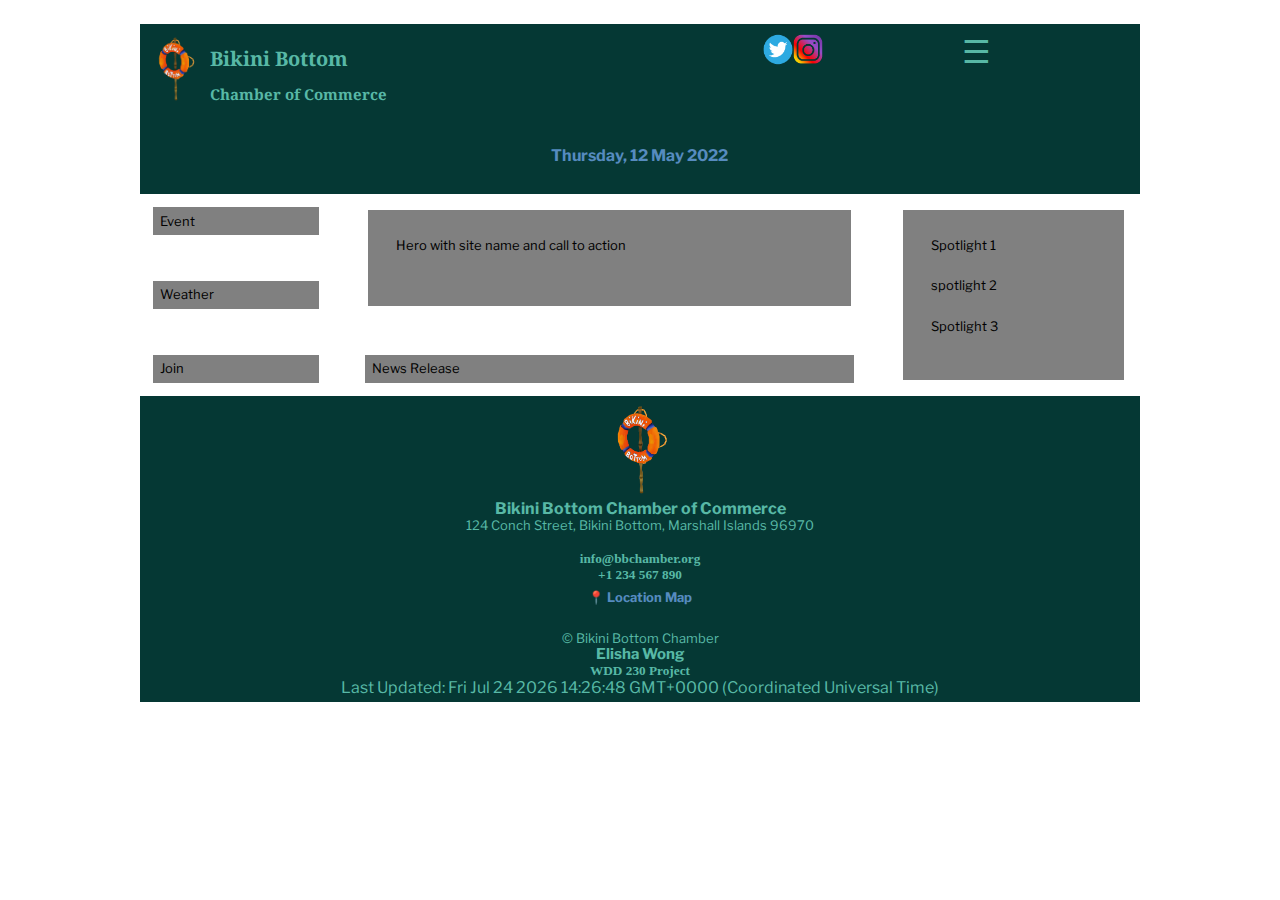
<file: chamber/index.html>
<!DOCTYPE html>
<html lang="en">

<head>
    <meta charset="UTF-8">
    <meta http-equiv="X-UA-Compatible" content="IE=edge">
    <meta name="viewport" content="width=device-width, initial-scale=1.0">
    <title>Bikini Bottom Chamber of Commerce Webpage</title>
    <link rel="preconnect" href="https://fonts.googleapis.com">
    <link rel="preconnect" href="https://fonts.gstatic.com" crossorigin>
    <link
        href="https://fonts.googleapis.com/css2?family=Libre+Franklin:ital,wght@0,200;0,300;0,400;0,500;0,600;0,700;0,800;0,900;1,100;1,200;1,300;1,400;1,500;1,600;1,700;1,800;1,900&family=Noto+Serif:ital,wght@0,400;0,700;1,400&display=swap"
        rel="stylesheet">
    <link rel="stylesheet" href="css/normalize.css">
    <link rel="stylesheet" href="css/base.css">
    <link rel="stylesheet" href="css/medium.css">
    <link rel="stylesheet" href="css/large.css">
    <!--<link rel="stylesheet" href="css/newbase.css">-->
    <link rel="" </head> <body>
    <header>
        <img class="logo" src="images/signsmall.png" alt="Logo picture of Bikini Bottom Chamber of Commerce"
            width="30ref" height="auto">
        <span id="siteheader">
            <h1 class="siteheader">Bikini Bottom</h1>
            <h2 class="siteheader2">Chamber of Commerce</h2>
        </span>
        <br>
        <span id="siteicons">
            <a href="https://twitter.com/">
                <img class="link" src="images/twitter100.png" alt="Icon and link for the twitter page" width="30px"
                    height="auto"></a>
            <br>
            <a href="https://instagram.com/">
                <img class="link" src="images/instagram100.png" alt="Icon and link for the instagram page" width="30px"
                    height="auto"></a>
        </span>
        <br>

        <nav id="sitenavend">
            <button id="hamburgerBtn" onclick="toggleMenu()"><span> &#9776; </span><span> x </span></button>
            <!--is this supposed to be mixed with the menu?-->
            <ul id="primaryNav" class="headeronly navigation">
                <!-- this level is important it controls the display of the menu, must refer to the first child, button?-->
                <li><a class="navigation" href="">Menu</a>
                </li>
                <li><a class="active" href="">Discover</a>
                </li>
                <li><a class="active" href="">Directory</a>
                </li>
                <li><a class="active" href="">Join</a>
                </li>
                <li><a class="active" href="">Contact</a>
                </li>
            </ul>
        </nav>
        <h4 id="headdate" class="dateheader color1">Thursday, 12 May 2022</h4>
        <!--should include a code that will grab the current day for this sight-->

    </header>


    <main>
        <section class="itembox hero column2hero" id="column2">
            <p class="itembox">Hero with site name and call to action</p>
        </section>
        <section class="join row3" id="column1">
            <p class="itembox hidden reveal">Join</p>
        </section>
        <section class="event row1" id="column1">
            <p class="itembox">Event</p>
        </section>
        <section class="weather row2" id="column1">
            <p class="itembox">Weather</p>
        </section>
        <section class="news column2news" id="column2">
            <p class="itembox">News Release</p>
        </section>
        <section class="itembox spotlight column3" id="column3">
            <p class="itembox">Spotlight 1</p>
            <p class="itembox">spotlight 2</p>
            <p class="itembox hidden">Spotlight 3</p>
            <!--need to turn on hidden-->
        </section>
    </main>

    <footer>
        <img src="images/signsmall.png" alt="Logo picture of Bikini Bottom Chamber of Commerce" width="70
        px" height="auto">
        <h4 class="center">Bikini Bottom Chamber of Commerce</h4>
        <p class="center">124 Conch Street, Bikini Bottom, Marshall Islands 96970</p>
        <br>
        <h5>info@bbchamber.org</h5>
        <h5> +1 234 567 890 </h5>


        <nav class="map">
            <ul>
                <li><a class="map" href="https://goo.gl/maps/QX4HJPGSJEKPGCcQ6"> &#128205; Location Map</a>
                </li>
            </ul>
        </nav>

        <br>
        <p>&#169; Bikini Bottom Chamber</p>
        <p class="footername">Elisha Wong</p>
        <h5>WDD 230 Project</h5>
        <span id="lastModified"></span>
        <span id="lastUpdate"></span>
        <script src="js/base.js"></script>
    </footer>

    </body>

</html>
</file>
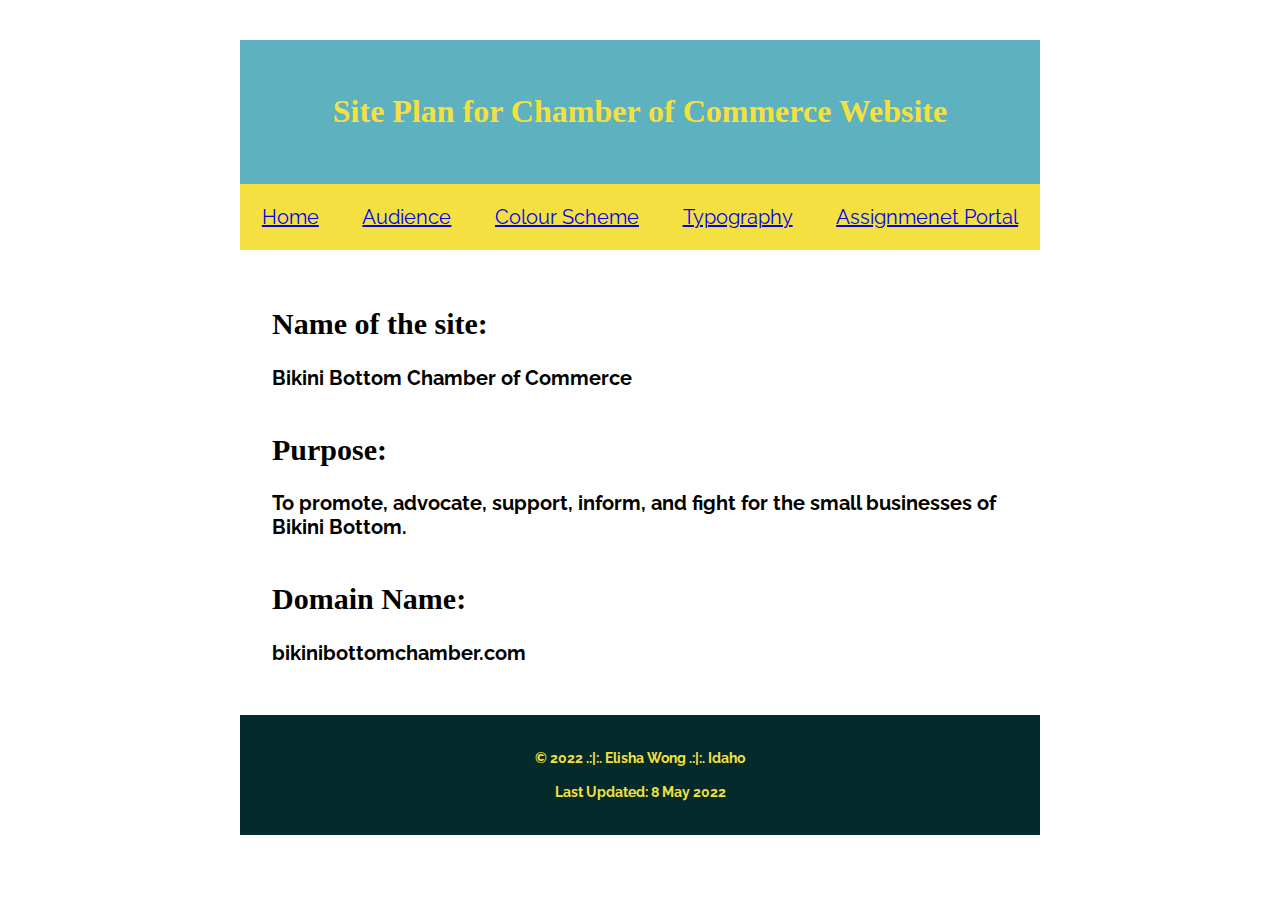
<file: lesson3/index.html>
<!DOCTYPE html>
<html lang="en">
<head>
    <meta charset="UTF-8">
    <meta http-equiv="X-UA-Compatible" content="IE=edge">
    <meta name="viewport" content="width=device-width, initial-scale=1.0">
    <title>Site plan for Chamber of Commerce Website</title>
    <link rel="preconnect" href="https://fonts.googleapis.com">
    <link rel="preconnect" href="https://fonts.gstatic.com" crossorigin>
    <link href="https://fonts.googleapis.com/css2?family=Josefin+Sans:ital,wght@0,100;0,200;0,300;0,400;0,500;0,600;0,700;1,100;1,200;1,300;1,400;1,500;1,600;1,700&family=Libre+Franklin:ital,wght@0,100;0,200;0,300;0,400;0,500;0,600;0,700;0,800;0,900;1,100;1,200;1,300;1,400;1,500;1,600;1,700;1,800;1,900&family=Raleway:ital,wght@0,100;0,200;0,300;0,400;0,500;0,600;0,700;0,800;0,900;1,100;1,200;1,300;1,400;1,500;1,600;1,700;1,800;1,900&display=swap" rel="stylesheet">
    <link rel="stylesheet" href="siteplan.css">
</head>
<body>
    <header>
        <h1 class="center">Site Plan for Chamber of Commerce Website</h1>
    </header>
    <nav> 
        <ul>
            <li>
                <a href="index.html">Home</a>
            </li>
            <li>
                <a href="target-audience.html">Audience</a>
            </li>
            <li>
                <a href="colour-scheme.html">Colour Scheme</a>
            </li>
            <li>
                <a href="typography.html">Typography</a>
            </li>
            <li>
                <a href="./index.html">Assignmenet Portal</a>
            </li>
        </ul>
    </nav>
    <main>
        <h2 class="bold">Name of the site: </h2><h3 class="inline">Bikini Bottom Chamber of Commerce</h3> <br><br>
        <h2 class="bold">Purpose: </h2><h3 class="inline">To promote, advocate, support, inform, and fight for the small businesses of Bikini Bottom.</h3> <br><br>
        <h2 class="bold">Domain Name: </h2><h3 class="inline">bikinibottomchamber.com</h3> <br><br>
    </main>
    <footer>
        <h4>&#169; 2022 .:|:. Elisha Wong .:|:. Idaho</h4>
        <h4>Last Updated: 8 May 2022</h4>
    </footer>
    
</body>
</html>
</file>
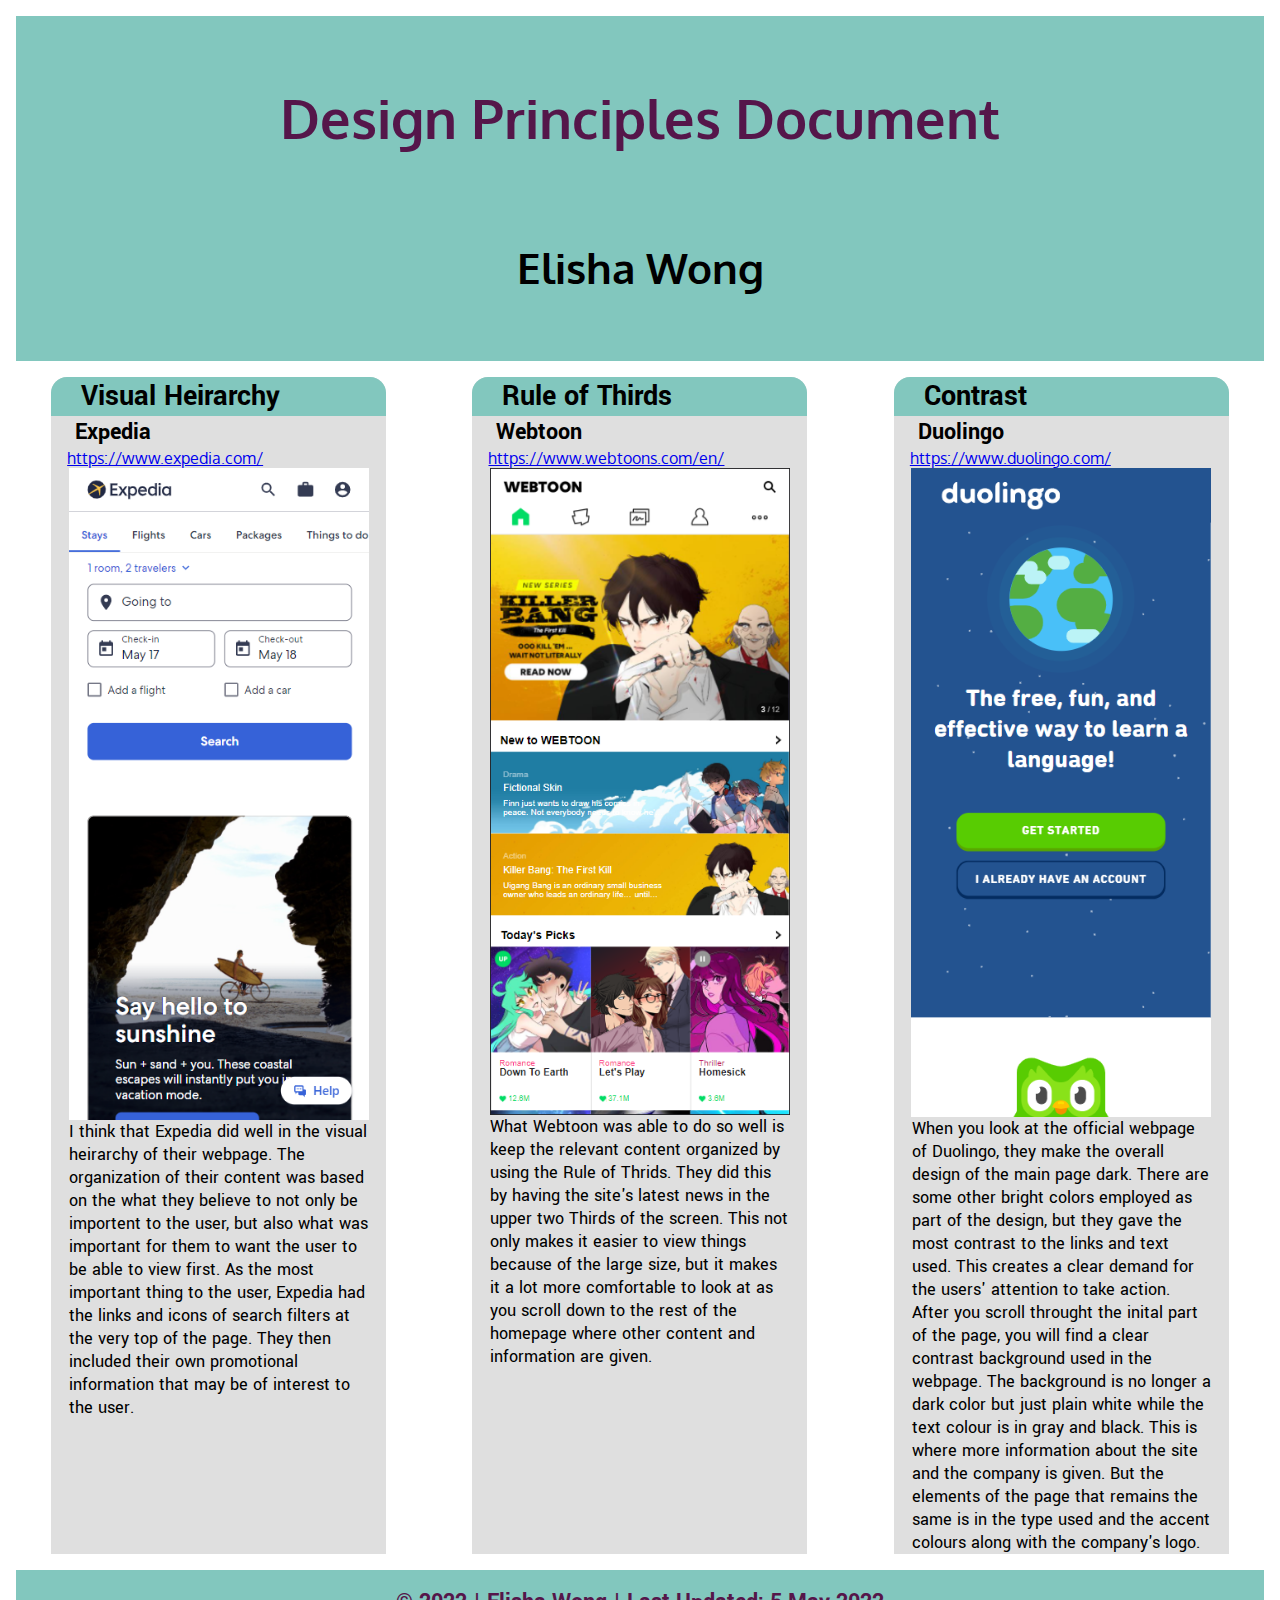
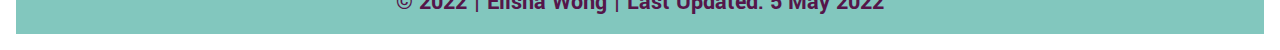
<file: lesson2/designprinciples.html>
<!DOCTYPE html>
<html lang="en">
<head>
    <meta charset="UTF-8">
    <meta http-equiv="X-UA-Compatible" content="IE=edge">
    <meta name="viewport" content="width=device-width, initial-scale=1.0">
    <link rel="preconnect" href="https://fonts.googleapis.com">
    <link rel="preconnect" href="https://fonts.gstatic.com" crossorigin>
    <link href="https://fonts.googleapis.com/css2?family=Oxygen:wght@300;400;700&family=Yantramanav:wght@100;300;400;500;700;900&display=swap" rel="stylesheet">
    <link rel="stylesheet" href="designprinciples.css"> <!-- media="(min-width: 750px) and (min-width: 1020px)"-->
    <!--<link rel="stylesheet" href="../css/designprinciplesmin.css">-->
    <title>Design Principles Document</title>
</head>
<body>
    <header>
        <h1>Design Principles Document</h1>
        <br>
        <h2>Elisha Wong</h2>
    </header>
    <main>
        <section>
            <h3 id="subheading">Visual Heirarchy </h3>
            <h4>Expedia</h4>
            <a href="https://www.expedia.com/">https://www.expedia.com/</a>
            <br>
            <img src="mobileExpedia.png" alt="A screenshot of the Expedia webpage" width="300" height="auto">
            <p>
                I think that Expedia did well in the visual heirarchy of their webpage. The organization of their content was based on the what
                they believe to not only be importent to the user, but also what was important for them to want the user to be able to view first.
                As the most important thing to the user, Expedia had the links and icons of search filters at the very top of the page. 
                They then included their own promotional information that may be of interest to the user.
            </p>
        </section>
        <section>
            <h3>Rule of Thirds</h3>
            <h4>Webtoon</h4>
            <a href="https://www.webtoons.com/en/">https://www.webtoons.com/en/</a>
            <br>
            <img src="mobileWebtoon.png" alt="A screenshot of the Webtoon webpage" width="300" height="auto">
            <p>
                What Webtoon was able to do so well is keep the relevant content organized by using the Rule of Thrids. 
                They did this by having the site's latest news in the upper two Thirds of the screen. This not only makes it easier to view things because of the large size, 
                but it makes it a lot more comfortable to look at as you scroll down to the rest of the homepage where other content and information are given.
            </p>
        </section>
        <section class="fitbottom">
            <h3>Contrast</h3>
            <h4>Duolingo</h4>
            <a href="https://www.duolingo.com/">https://www.duolingo.com/</a>
            <br>
            <img src="mobileDuolingo.png" alt="A screenshot of the Duolingo webpage" width="300" height="auto">
            <p>
                When you look at the official webpage of Duolingo, they make the overall design of the main page dark. There are some other bright colors employed as part of the design, 
                but they gave the most contrast to the links and text used. This creates a clear demand for the users' attention to take action. 
                After you scroll throught the inital part of the page, you will find a clear contrast background used in the webpage. 
                The background is no longer a dark color but just plain white while the text colour is in gray and black. This is where more information about the 
                site and the company is given. But the elements of the page that remains the same is in the type used and the accent colours along with the company's logo. 
            </p>
        </section>
    </main>
    <footer>
        <h4>&#169; 2022 | Elisha Wong | Last Updated: 5 May 2022</h4>
        <!--<span id="lastUpdate"></span>
        <script src="/js/date.js"></script>-->
    </footer>
</body>
</html>
</file>
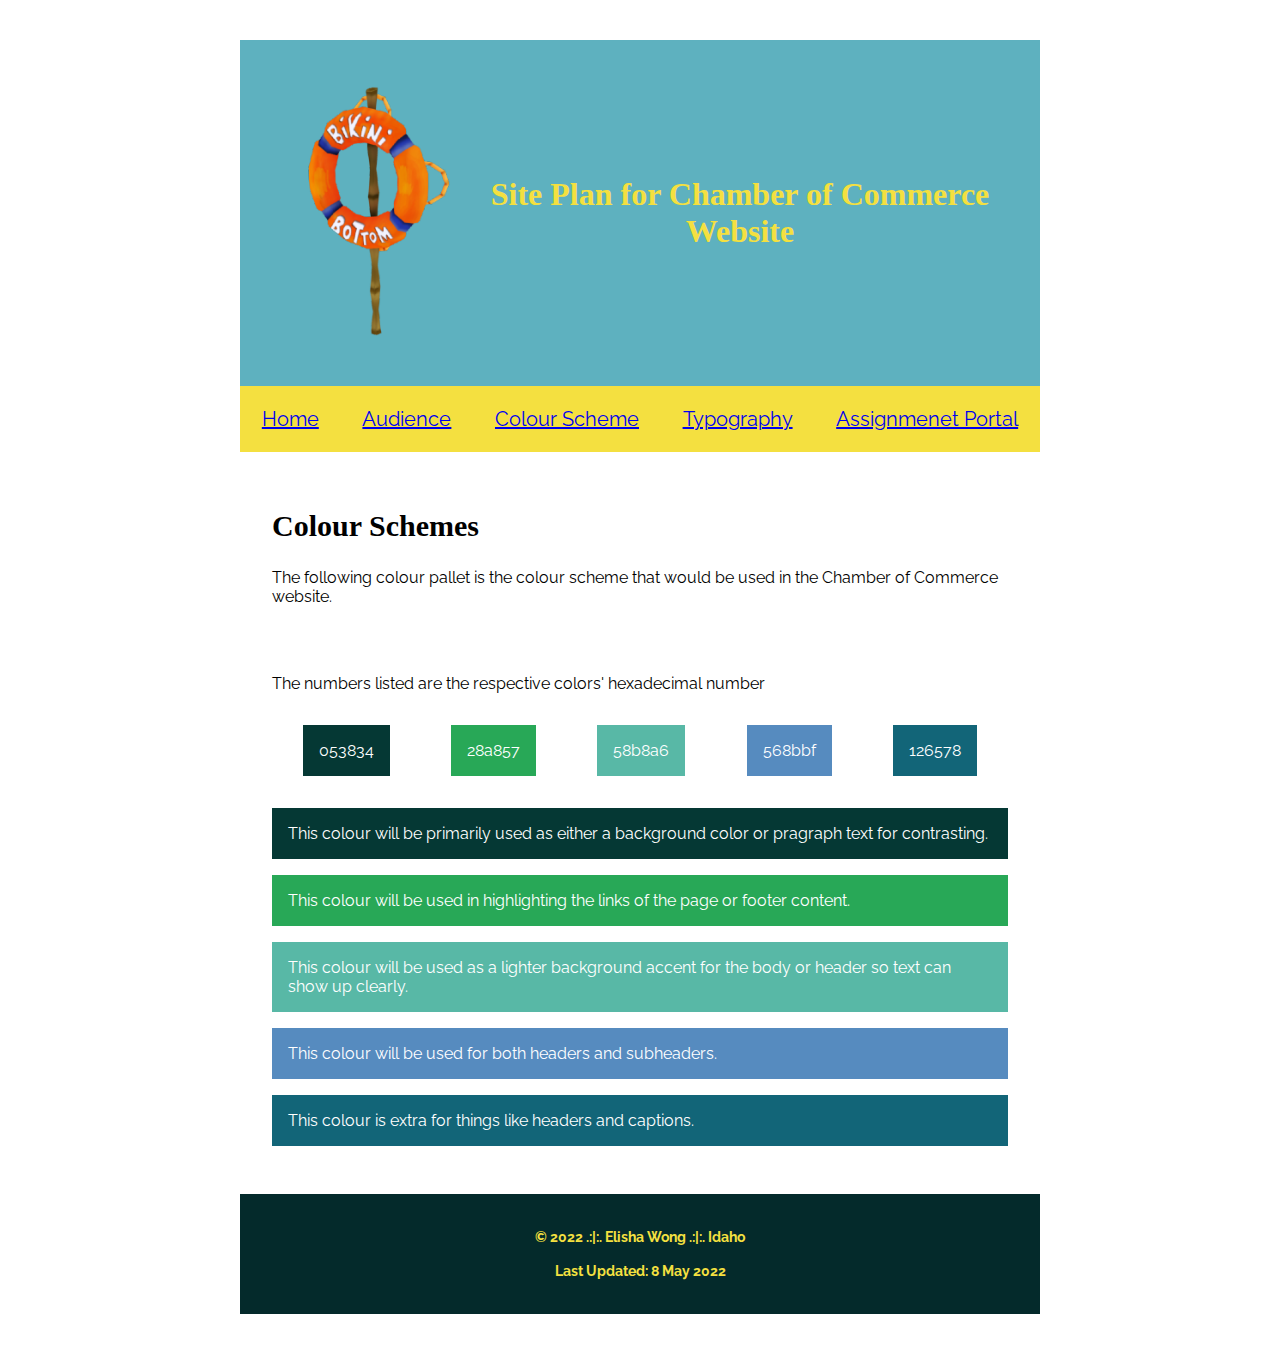
<file: lesson3/colour-scheme.html>
<!DOCTYPE html>
<html lang="en">

<head>
    <meta charset="UTF-8">
    <meta http-equiv="X-UA-Compatible" content="IE=edge">
    <meta name="viewport" content="width=device-width, initial-scale=1.0">
    <title>Site plan for Chamber of Commerce Website</title>
    <link rel="preconnect" href="https://fonts.googleapis.com">
    <link rel="preconnect" href="https://fonts.gstatic.com" crossorigin>
    <link
        href="https://fonts.googleapis.com/css2?family=Josefin+Sans:ital,wght@0,100;0,200;0,300;0,400;0,500;0,600;0,700;1,100;1,200;1,300;1,400;1,500;1,600;1,700&family=Raleway:ital,wght@0,100;0,200;0,300;0,400;0,500;0,600;0,700;0,800;0,900;1,100;1,200;1,300;1,400;1,500;1,600;1,700;1,800;1,900&display=swap"
        rel="stylesheet">
    <link rel="preconnect" href="https://fonts.googleapis.com">
    <link rel="stylesheet" href="colour.css">
</head>

<body>
    <header class="headstraight">
        <img src="signsmall.png" alt="logo for the Bikini Bottom Chamber of Commerce" width="200px" height="auto">
        <h1 class="center name">Site Plan for Chamber of Commerce Website</h1>
    </header>
    <nav>
        <ul>
            <li>
                </h4><a href="index03.html">Home</a>
            </li>
            <li>
                </h4><a href="target-audience.html">Audience</a>
            </li>
            <li>
                </h4><a href="colour-scheme.html">Colour Scheme</a>
            </li>
            <li>
                </h4><a href="typography.html">Typography</a>
            </li>
            <li>
                </h4><a href="../index.html">Assignmenet Portal</a>
            </li>
        </ul>
    </nav>
    <main>
        <h2>Colour Schemes</h2>
        <p>The following colour pallet is the colour scheme that would be used in the Chamber of Commerce website.</p>
        <br><br>
        <p>The numbers listed are the respective colors' hexadecimal number</p>
        <span class="colorblock">
            <p class="one">053834</p>
            <p class="two">28a857</p>
            <p class="three">58b8a6</p>
            <p class="four">568bbf</p>
            <p class="five">126578</p>
        </span>
        <span id="uses">
            <p class="one">This colour will be primarily used as either a background color or pragraph text for
                contrasting.</p>
            <p class="two">This colour will be used in highlighting the links of the page or footer content.</p>
            <p class="three">This colour will be used as a lighter background accent for the body or header so text can
                show up clearly.</p>
            <p class="four">This colour will be used for both headers and subheaders.</p>
            <p class="five">This colour is extra for things like headers and captions.</p>
        </span>
    </main>
    <footer>
        <h4>&#169; 2022 .:|:. Elisha Wong .:|:. Idaho</h4>
        <h4>Last Updated: 8 May 2022</h4>
    </footer>

</body>

</html>
</file>
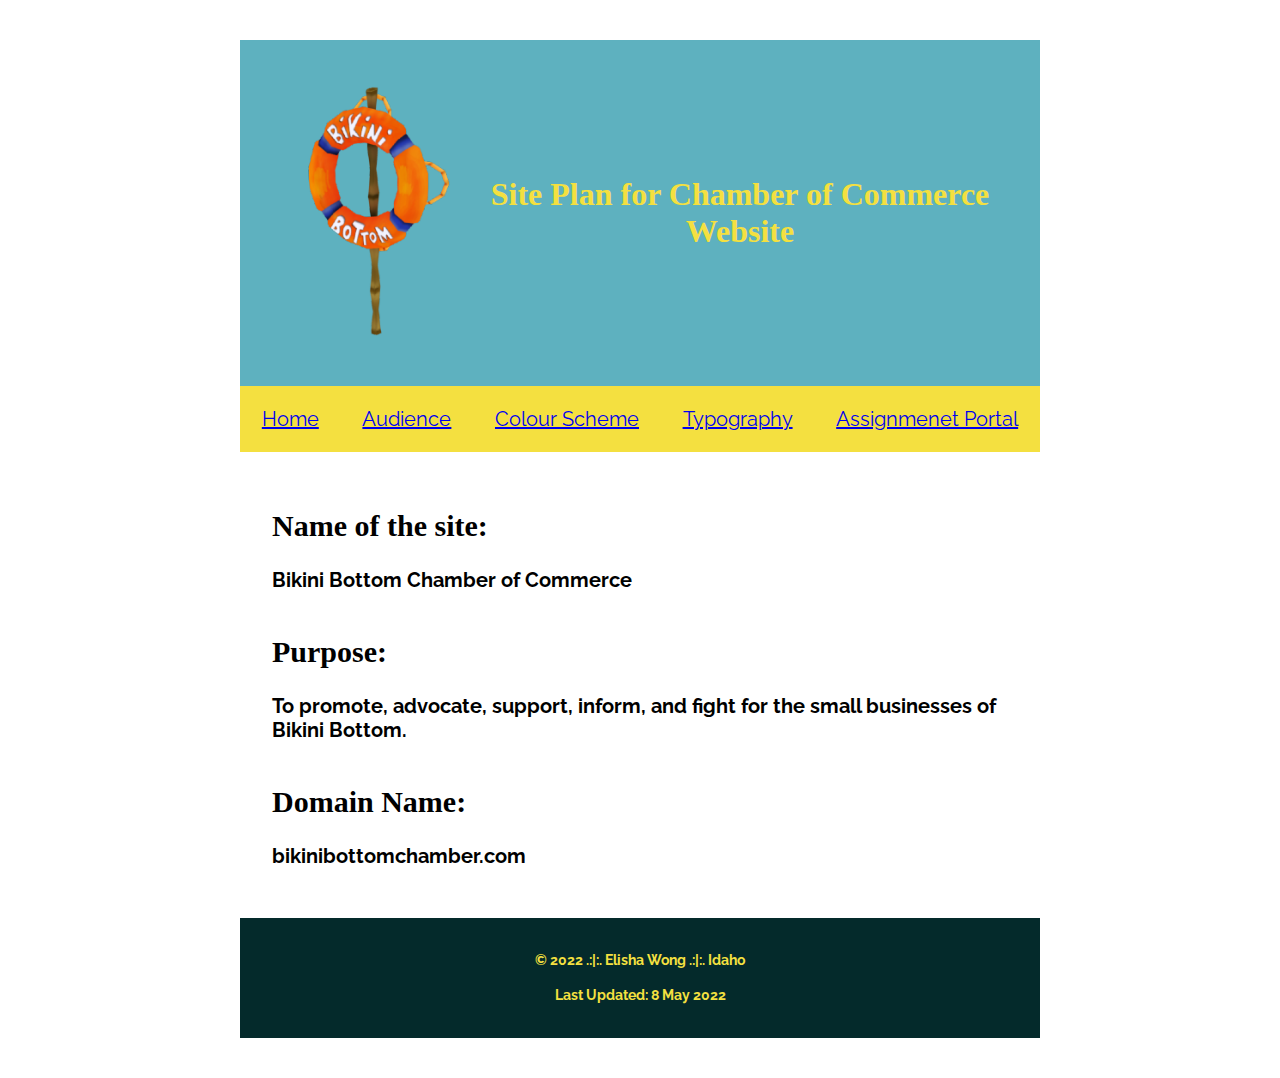
<file: lesson3/index03.html>
<!DOCTYPE html>
<html lang="en">

<head>
    <meta charset="UTF-8">
    <meta http-equiv="X-UA-Compatible" content="IE=edge">
    <meta name="viewport" content="width=device-width, initial-scale=1.0">
    <title>Site plan for Chamber of Commerce Website</title>
    <link rel="preconnect" href="https://fonts.googleapis.com">
    <link rel="preconnect" href="https://fonts.gstatic.com" crossorigin>
    <link
        href="https://fonts.googleapis.com/css2?family=Josefin+Sans:ital,wght@0,100;0,200;0,300;0,400;0,500;0,600;0,700;1,100;1,200;1,300;1,400;1,500;1,600;1,700&family=Raleway:ital,wght@0,100;0,200;0,300;0,400;0,500;0,600;0,700;0,800;0,900;1,100;1,200;1,300;1,400;1,500;1,600;1,700;1,800;1,900&display=swap"
        rel="stylesheet">
    <link rel="preconnect" href="https://fonts.googleapis.com">
    <link rel="stylesheet" href="siteplan.css">
</head>

<body>
    <header class="headstraight">
        <img src="signsmall.png" alt="logo for the Bikini Bottom Chamber of Commerce" width="200px" height="auto">
        <h1 class="center name">Site Plan for Chamber of Commerce Website</h1>
    </header>
    <nav>
        <ul>
            <li>
                <a href="index03.html">Home</a>
            </li>
            <li>
                <a href="target-audience.html">Audience</a>
            </li>
            <li>
                <a href="colour-scheme.html">Colour Scheme</a>
            </li>
            <li>
                <a href="typography.html">Typography</a>
            </li>
            <li>
                <a href="../index.html">Assignmenet Portal</a>
            </li>
        </ul>
    </nav>
    <main>
        <h2 class="bold">Name of the site: </h2>
        <h3 class="inline">Bikini Bottom Chamber of Commerce</h3> <br><br>
        <h2 class="bold">Purpose: </h2>
        <h3 class="inline">To promote, advocate, support, inform, and fight for the small businesses of Bikini Bottom.
        </h3> <br><br>
        <h2 class="bold">Domain Name: </h2>
        <h3 class="inline">bikinibottomchamber.com</h3> <br><br>
    </main>
    <footer>
        <h4>&#169; 2022 .:|:. Elisha Wong .:|:. Idaho</h4>
        <h4>Last Updated: 8 May 2022</h4>
    </footer>

</body>

</html>
</file>
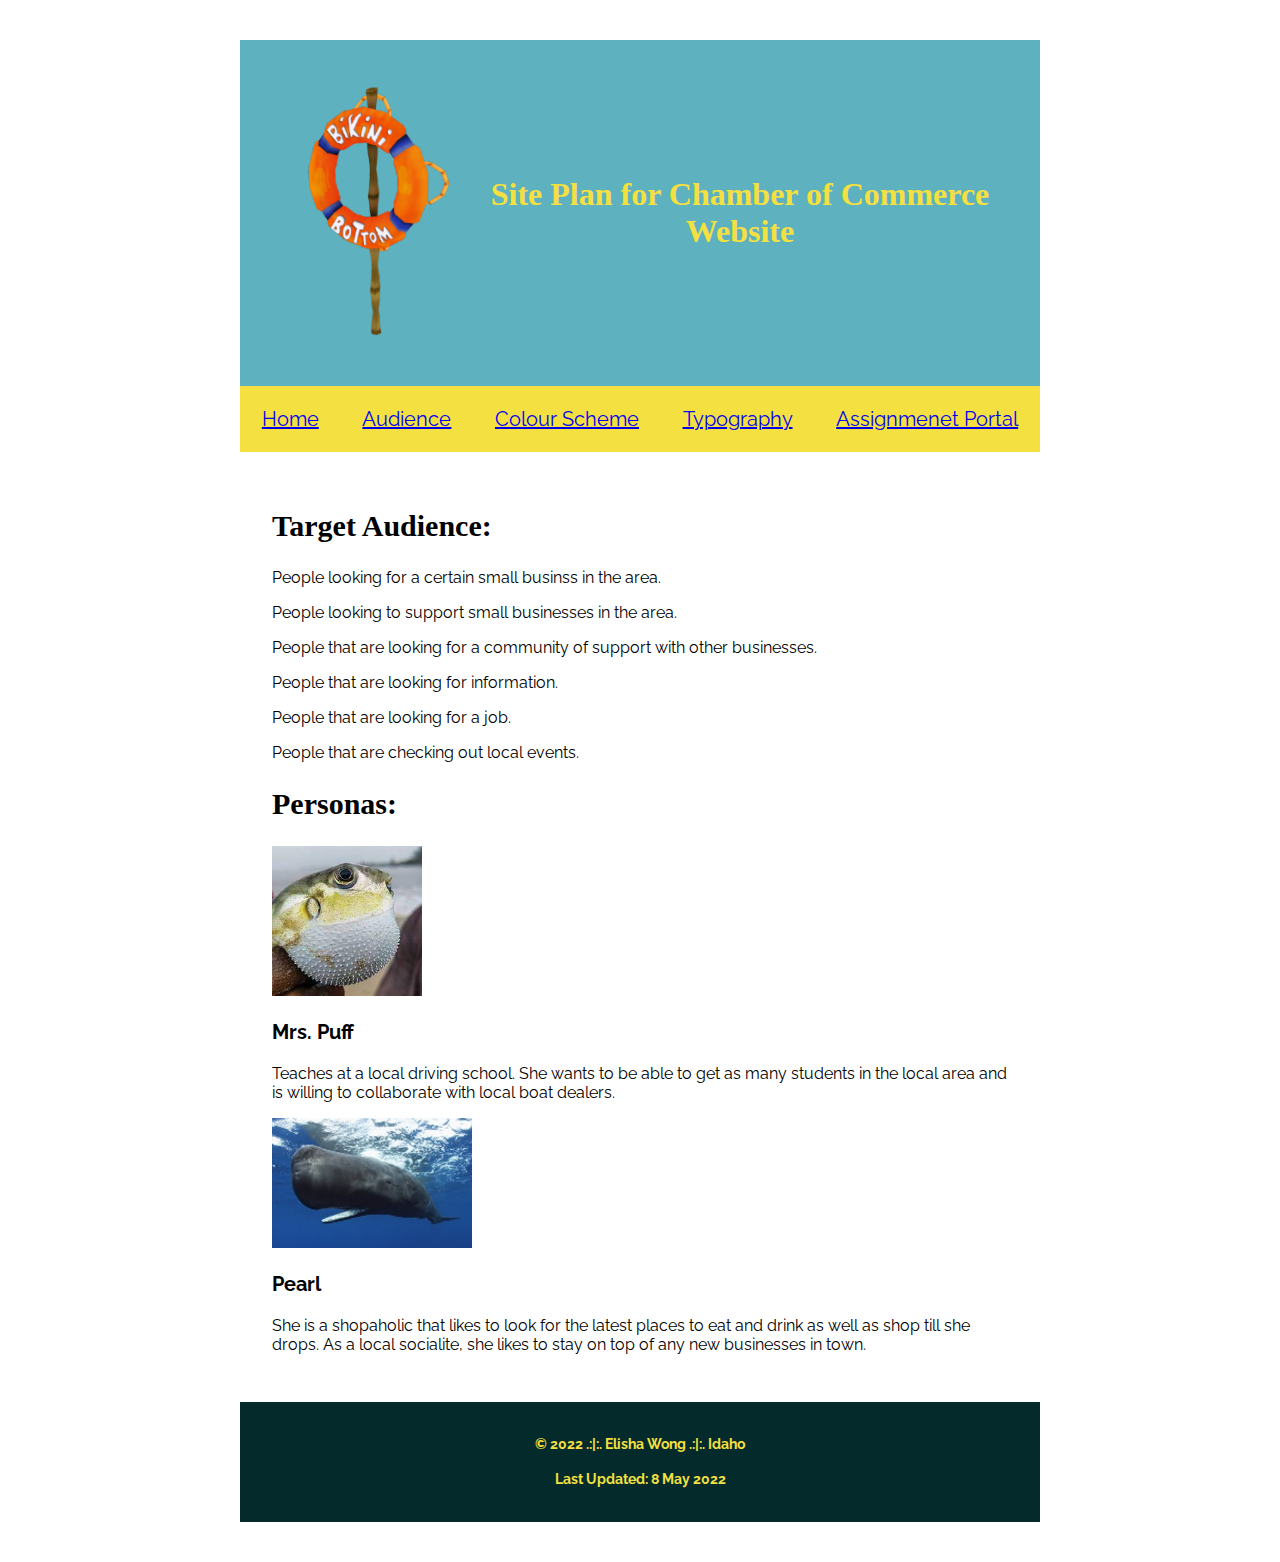
<file: lesson3/target-audience.html>
<!DOCTYPE html>
<html lang="en">

<head>
    <meta charset="UTF-8">
    <meta http-equiv="X-UA-Compatible" content="IE=edge">
    <meta name="viewport" content="width=device-width, initial-scale=1.0">
    <title>Target Audience for Chamber of Commerce Site Plan</title>
    <link rel="preconnect" href="https://fonts.googleapis.com">
    <link rel="preconnect" href="https://fonts.gstatic.com" crossorigin>
    <link
        href="https://fonts.googleapis.com/css2?family=Josefin+Sans:ital,wght@0,100;0,200;0,300;0,400;0,500;0,600;0,700;1,100;1,200;1,300;1,400;1,500;1,600;1,700&family=Raleway:ital,wght@0,100;0,200;0,300;0,400;0,500;0,600;0,700;0,800;0,900;1,100;1,200;1,300;1,400;1,500;1,600;1,700;1,800;1,900&display=swap"
        rel="stylesheet">
    <link rel="preconnect" href="https://fonts.googleapis.com">
    <link rel="stylesheet" href="target.css">
</head>

<body>
    <header class="headstraight">
        <img src="signsmall.png" alt="logo for the Bikini Bottom Chamber of Commerce" width="200px" height="auto">
        <h1 class="center name">Site Plan for Chamber of Commerce Website</h1>
    </header>
    <nav>
        <ul>
            <li>
                </h4><a href="index03.html">Home</a>
            </li>
            <li>
                </h4><a href="target-audience.html">Audience</a>
            </li>
            <li>
                </h4><a href="colour-scheme.html">Colour Scheme</a>
            </li>
            <li>
                </h4><a href="typography.html">Typography</a>
            </li>
            <li>
                </h4><a href="../index.html">Assignmenet Portal</a>
            </li>
        </ul>
    </nav>
    <main>
        <h2>Target Audience:</h2>
        <p>People looking for a certain small businss in the area. </p>
        <p>People looking to support small businesses in the area.</p>
        <p>People that are looking for a community of support with other businesses.</p>
        <p>People that are looking for information.</p>
        <p>People that are looking for a job. </p>
        <p>People that are checking out local events.</p>
        <h2>Personas: </h2>
        <img src="puffer fish.jpg" alt="Picture of a puffer fish" width="150px">
        <h3>Mrs. Puff</h3>
        <p>Teaches at a local driving school. She wants to be able to get as many students in the local area and is
            willing to collaborate with local boat dealers.</p>
        <img src="pearl.jpg" alt="Picture of a sperm whale" width="200px">
        <h3>Pearl</h3>
        <p>She is a shopaholic that likes to look for the latest places to eat and drink as well as shop till she drops.
            As a local socialite, she likes to stay on top of any new businesses in town.</p>
    </main>
    <footer>
        <h4>&#169; 2022 .:|:. Elisha Wong .:|:. Idaho</h4>
        <h4>Last Updated: 8 May 2022</h4>
    </footer>
</body>

</html>
</file>
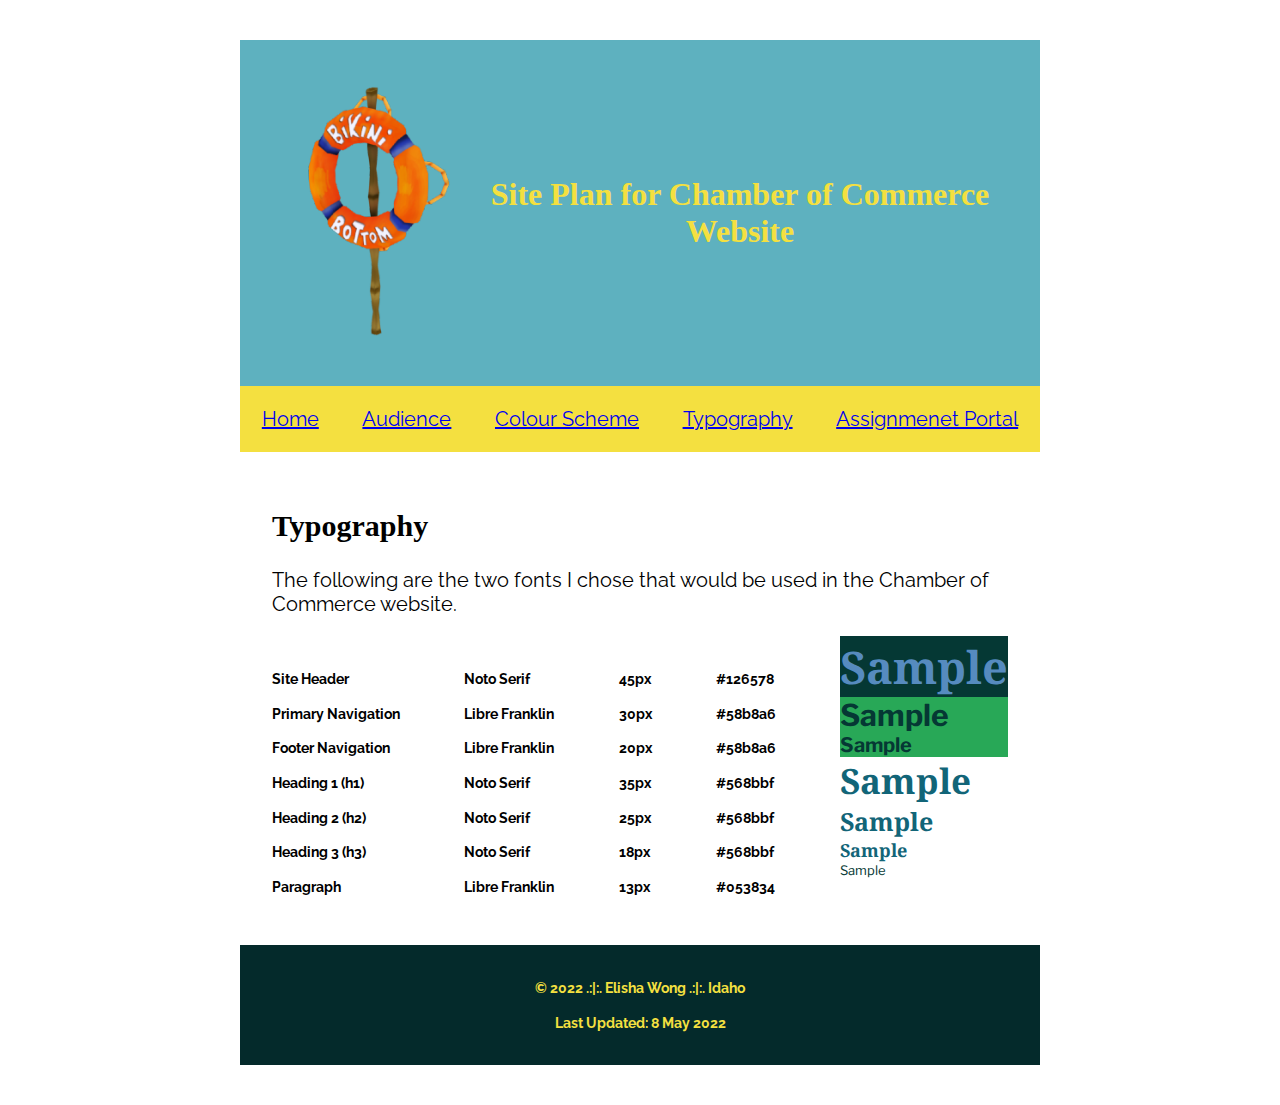
<file: lesson3/typography.html>
<!DOCTYPE html>
<html lang="en">

<head>
    <meta charset="UTF-8">
    <meta http-equiv="X-UA-Compatible" content="IE=edge">
    <meta name="viewport" content="width=device-width, initial-scale=1.0">
    <title>Site plan for Chamber of Commerce Website</title>
    <link rel="preconnect" href="https://fonts.googleapis.com">
    <link rel="preconnect" href="https://fonts.gstatic.com" crossorigin>
    <link
        href="https://fonts.googleapis.com/css2?family=Josefin+Sans:ital,wght@0,100;0,200;0,300;0,400;0,500;0,600;0,700;1,100;1,200;1,300;1,400;1,500;1,600;1,700&family=Raleway:ital,wght@0,100;0,200;0,300;0,400;0,500;0,600;0,700;0,800;0,900;1,100;1,200;1,300;1,400;1,500;1,600;1,700;1,800;1,900&display=swap"
        rel="stylesheet">
    <link rel="preconnect" href="https://fonts.googleapis.com">
    <link rel="preconnect" href="https://fonts.gstatic.com" crossorigin>
    <link
        href="https://fonts.googleapis.com/css2?family=Libre+Franklin:ital,wght@0,200;0,300;0,400;0,500;0,600;0,700;0,800;0,900;1,100;1,200;1,300;1,400;1,500;1,600;1,700;1,800;1,900&family=Noto+Serif:ital,wght@0,400;0,700;1,400&display=swap"
        rel="stylesheet">
    <link rel="stylesheet" href="type.css">
</head>

<body>
    <header class="headstraight">
        <img src="signsmall.png" alt="logo for the Bikini Bottom Chamber of Commerce" width="200px" height="auto">
        <h1 class="center name">Site Plan for Chamber of Commerce Website</h1>
    </header>
    <nav>
        <ul>
            <li>
                </h4><a href="index03.html">Home</a>
            </li>
            <li>
                </h4><a href="target-audience.html">Audience</a>
            </li>
            <li>
                </h4><a href="colour-scheme.html">Colour Scheme</a>
            </li>
            <li>
                </h4><a href="typography.html">Typography</a>
            </li>
            <li>
                </h4><a href="../index.html">Assignmenet Portal</a>
            </li>
        </ul>
    </nav>
    <main>
        <h2>Typography</h2>
        <p>The following are the two fonts I chose that would be used in the Chamber of Commerce website.</p>
        <span class="grid">
            <span class="bodytext">
                <h4>Site Header</h4>
                <h4>Primary Navigation</h4>
                <h4>Footer Navigation</h4>
                <h4>Heading 1 (h1)</h4>
                <h4>Heading 2 (h2)</h4>
                <h4>Heading 3 (h3)</h4>
                <h4>Paragraph</h4>
            </span>
            <span class="fonts">
                <h4>Noto Serif</h4>
                <h4>Libre Franklin</h4>
                <h4>Libre Franklin</h4>
                <h4>Noto Serif</h4>
                <h4>Noto Serif</h4>
                <h4>Noto Serif</h4>
                <h4>Libre Franklin</h4>

            </span>

            <span class="size">
                <h4>45px</h4>
                <h4>30px</h4>
                <h4>20px</h4>
                <h4>35px</h4>
                <h4>25px</h4>
                <h4>18px</h4>
                <h4>13px</h4>
            </span>

            <span class="colours">
                <h4>#126578</h4>
                <h4>#58b8a6</h4>
                <h4>#58b8a6</h4>
                <h4>#568bbf</h4>
                <h4>#568bbf</h4>
                <h4>#568bbf</h4>
                <h4>#053834</h4>
            </span>

            <span class="nopadding">
                <h1 class="siteheader">Sample</h1>
                <h3 class="sitenavtop">Sample</h3>
                <h3 class="sitenavbot">Sample</h3>
                <h1 class="h1">Sample</h1>
                <h2 class="h2">Sample</h2>
                <h3 class="h3">Sample</h3>
                <p class="p">Sample</p>
            </span>



        </span>
    </main>
    <footer>
        <h4>&#169; 2022 .:|:. Elisha Wong .:|:. Idaho</h4>
        <h4>Last Updated: 8 May 2022</h4>
    </footer>

</body>

</html>
</file>
<file: chamber/css/base.css>
* {
    margin: 0;
    padding: 0;
}

h1,
h2,
h3 {
    font-family: "Noto Serif";
}

h4,
p,
nav {
    font-family: "Libre Franklin";
}

h1 {
    font-size: 35px;
}

h2 {
    font-size: 25px;
}

h3 {
    font-size: 18px;
}

h4 {
    font-size: 16px;
    font-weight: bolder;
}

p {
    font-size: 13px;
}

body {
    max-width: 1000px;
    margin: 0 auto;
    padding: 1.5em 1.5em 1.5em 1.5em;
}

header {
    max-height: 150px;
    min-height: auto;
    padding: 10px 10px 10px 10px;
    background-color: #053834;
    color: #58b8a6;
    display: grid;
    grid-template-columns: 60px 1fr 1fr 1fr;
    grid-template-rows: 1fr 1fr;
    /*display: flex;
    flex-wrap: wrap;
    justify-content: space-between;*/
}

#sitelogo {
    grid-column: 1/2;
    grid-row: 1/2;
}

#siteheader {
    display: flex;
    flex-wrap: wrap;
    grid-column: 2/3;
    grid-row: 1/2;
}

#siteicons {
    display: flex;
    justify-content: right;
    grid-column: 3/4;
    grid-row: 1/2;
}

#sitenavend {
    margin: 0 0 0 0;
    padding: 0 0 0 0;
    justify-content: right;
    grid-column: 4/5;
    grid-row: 1/2;
}

#headdate {
    /*text-align: center;*/
    display: flex;
    justify-content: center;
    grid-column: 1/5;
    grid-row: 2/3;
}

img {
    display: block;
}

img.logo {
    display: block;
    min-width: 50px;
    max-width: 230px;
    min-height: auto;
    /*margin-left: auto;
    margin-right: auto; */
}

img.link {
    min-width: none;
    max-width: 80px;
}


nav button {
    margin: 0 0 0 0;
    /*this needs to fix the block color*/
    background: transparent;
    border: none;
    font-size: 2rem;
    color: #58b8a6;
    font-family: "Libre Franklin";
}

nav {
    font-size: 18px;
    color: #58b8a6;
    /*background-color: #28a857;*/
    text-align: center;
}

nav ul {
    list-style-type: none;
    padding: 0;
    margin: 0;
}

/*how to make the following only work when in small view, set another in medium to cancel this*/
nav ul.headeronly {
    display: none;
}

nav ul.open {
    display: block;
    background-color: #28a857;
}

nav ul li a {
    display: block;
    padding: .8rem 2vw;
    text-decoration: none;
    color: #053834;
    /*border-top: 1px solid rgb(0,0,0,0.5);*/
}

/*specify the child and also the class assigned to it*/
nav ul li.active a {
    background-color: rgba(0, 0, 0, 0.2);
    color: #fff;
}

nav ul li a:hover {
    background-color: rgba(0, 0, 0, 0.3);
    /*This is not working as intended*/
}

nav a :hover {
    background-color: #126578;
    color: white;
    padding: 2em 2em 2em 2em;
}

/*what is this with nav ul li a:hover, not working as intended*/
.responsive li {
    display: block;
}


/*ul{
    list-style-type: none;
}*/

main {
    display: felx;
    flex-direction: column;
    gap: 20px;
}

/*main{
    display: grid;
    grid-template-columns: 1fr;
    grid-template-rows: 200px 200px 200px 200px 200px 200px;
    gap: 10px;
}*/

nav ul li a.map {
    font-size: small;
    font-weight: bolder;
    display: block;
    border: none;
    background-color: #053834;
    color: #568bbf;
}

footer {
    background-color: #053834;
    color: #58b8a6;
    padding: 5px 20px 5px 20px;
    display: flex;
    flex-direction: column;
    align-items: center;
}

#lastUpdate {
    font-family: Libre Franklin;
}

#lastModified {
    font-family: Libre Franklin;
}

.siteheader {
    font-size: 20px;
    /*display: flex;
    flex-direction: row;*/
}

.siteheader2 {
    font-size: 15px;
}

.dateheader {
    align-items: flex-end;
}

.center {
    text-align: center;
}

.color1 {
    color: #568bbf;
}

.itembox {
    display: block;
    background-color: gray;
    margin: 1em 1em 1em 1em;
    padding: .5em .5em .5em .5em;
    border: #e1e1e1e1;
}

.footername {
    font-weight: bolder;
    font-size: 15px;
}

.hidden {
    display: none;
}

/*@media only screen and (min-width: 32.5em) {
    .navigationBar{
        display: flex;
    }
}*/


#hamburgerBtn span:nth-child(1) {
    display: block;
}

#hamburgerBtn span:nth-child(2) {
    display: none;
}

#hamburgerBtn.open span:nth-child(1) {
    display: none;
}

#hamburgerBtn.open span:nth-child(2) {
    display: block;
}
</file>
<file: chamber/css/medium.css>
@media only screen and (min-width:750px) {
    /*nav button {
        display: none;
    }*/

    nav ul {
        display: flex;
    }

    nav ul #primaryNav {
        display: flex;
        /*justify-content: flex-start;*/
        margin-left: 2vw;
        border-left: 1px solid rgba(0, 0, 0, 0.3);
    }

    nav ul li a {
        border: none;
        border-right: 1px solid rgba(0, 0, 0, 0.3);
    }

    main {
        display: grid;
        /*grid-template-columns: 1em 1em 1em;
        grid-template-rows: 1em 1em 1em 1em 1em 1em;*/
    }

    .reveal {
        display: contents;
        display: block;
    }

    section.hero {
        grid-column: 1/4;
        grid-row: 1/2;
    }

    section.join {
        grid-column: 1/4;
        grid-row: 4/5;
    }

    section.news {
        grid-column: 1/4;
        grid-row: 2/3;
    }

    section.spotlight {
        grid-column: 1/4;
        grid-row: 3/4;
    }

    section.weather {
        grid-column: 3/4;
        grid-row: 5/6;
    }

    section.event {
        grid-column: 1/3;
        grid-row: 5/6;
    }
}

/*removed primaryNav from both this nav ul and the ul class section on html */
</file>
<file: chamber/css/large.css>
@media only screen and (min-width: 1000px) {
    nav ul {
        display: flex;
    }

    nav ul li a {
        padding: .5rem 1rem;
    }

    main {
        display: grid;
    }

    .reveal {
        display: block;
        display: contents;
    }

    .hidden {
        display: contents;
        display: block;
    }

    main section#column1 {
        grid-column: 1/2;
    }

    main section#column2 {
        grid-column: 2/4;
    }

    main section#column3 {
        grid-column: 4/5;
    }

    main section.row1 {
        grid-row: 1/2;
    }

    main section.row2 {
        grid-row: 2/3;
    }

    main section.row3 {
        grid-row: 3/4;
    }

    main section.column3 {
        grid-row: 1/4;
    }

    main section.column2hero {
        grid-row: 1/3;
    }

    main section.column2news {
        grid-row: 3/4;
    }
}
</file>
<file: lesson3/siteplan.css>
/*color{
    color: #fcfcfc;
}*/

/*get things to display in the same line
display:inline; ----> make sure to set up a class or id*/

body {
    padding: 2.5em 2.5em 2.5em 2.5em;
    max-width: 800px;
    margin: 0 auto;
}

nav {
    font-family: Raleway;
    align-content: center;
    background-color: #f4e040;
}

nav a:hover {
    background-color: #042a2b;
    color: #f4e040;
    padding: 5px 5px 5px 5px;
}

ul {
    list-style-type: none;
    padding-left: 0;
}

li {
    padding: 5px 5px 5px 5px;
    text-align: center;
}

header {
    background-color: #5eb1bf;
    padding: 2em 2em 2em 2em;
    color: #f4e040;
}

main {
    padding: 2em 2em 2em 2em;
}

h1,
h2 {
    font-family: Jose Fine;
}

h3,
h4,
p {
    font-family: Raleway;
}

h1 {
    font-size: 2em;
}

h2 {
    font-size: 30px;
}

h3 {
    font-size: 20px;
}

h4 {
    font-size: 14px;
}

.bold {
    font-weight: bold;
}

.inline {
    display: inline;
}

.center {
    text-align: center;
}


footer {
    background-color: #042a2b;
    padding: 1em 1em 1em 1em;
    text-align: center;
    color: #f4e040;
}

@media screen and (min-width: 750px) {

    /*nav{
        align-content: center;
    }*/
    ul {
        display: flex;
        justify-content: space-around;
    }

    nav a {
        font-size: 20px;
    }

    .headstraight {
        display: flex;
        flex-direction: row;
    }

    .name {
        display: flex;
        align-items: center;
        justify-content: center;
    }
}

@media screen and (min-width: 1250px) {
    ul {
        display: flex;
        justify-content: space-around;
    }

    nav a {
        font-size: 20px;
    }
}
</file>
<file: lesson2/designprinciples.css>
body {
    display: block;
    padding: 1em 1em 1em 1em;
    margin: 0 auto 0 auto;
    
}

header {
    padding: 2em 2em 2em 2em;
    background-color: rgb(130, 199, 190);
    display: grid;
    text-align: center;
    margin-bottom: 1em;
}

/*main{
    display:grid;
    justify-content: center;
    align-items: center;
}*/

main {
    display: flex;
    flex-direction: column;
    justify-items: center;
    align-items: center;
    gap: 1em;
}

img{
    max-width: 100%;
    padding: 0 1em 0 1em;
    min-width: 1em; 
    display: block; 
    margin: auto;
}

a {
    font-family: Oxygen;
    font-size: 16px;
}
section{
    max-width: 335px;
    /*margin: 2em 2em 2em 2em;*/
    background-color: rgb(223, 223, 223);
    border-radius: 16px 16px 0 0;}

h1, h2{
    font-family: Oxygen;
}
h3, h4, h5, p {
    font-family: Yantramanav;
    margin: 0 0 0 0;
}

a, h3, h4, p {
    padding: 0 1em 0 1em;
}
h1 {
    color: rgb(85, 22, 74);
    font-size: 54px;
}

h2{
    font-size: 42px;
}

h3{
    font-size: 30px;
    background-color: rgb(130, 199, 190);
    border-radius: 16px 16px 0 0;
}

h4 {
    font-size: 24px;
}

p {
    /*padding: .5em 1em .5em 1em;*/
    font-size: 18px;
}

footer {
    margin: 1em 0 0 0;
    padding: 1em 1em 1em 1em;
    background-color: rgb(130, 199, 190);
    display: grid;
    text-align: center;
    color: rgb(85, 22, 74);
}

#lastUpdate {
    font-family: Yantramanav;
    font-size: 24px;
    color: rgb(85, 22, 74);
}



@media screen and (min-width: 750px) {
    main{
        display: grid;
        grid-template-columns: 1fr 1fr;
        align-items: stretch;
    }
    .fitbottom{
        max-width: 100%;
        grid-column: 1/3;
        width: 100%;
    }
}

@media screen and (min-width: 1020px){
    main{
        grid-template-columns: 1fr 1fr 1fr;
        justify-content: center;
    }
    .fitbottom{
        max-width: 335px;
        grid-column: 3/4;
    }
}

/*
@media screen and (min-width: 536px) {
    main{
        display: flex;
        
        grid-template-columns: 1fr 1fr;

    }
}
@media screen and (min-width: 800px) {
    main{
        grid-template-columns: 1fr 1fr 1fr;
    }
}

*/
</file>
<file: css/designprinciplesmin.css>
@media only screen (min-width: 760px){
    main{
        display: flex;
        justify-content: center;
        align-items: center;
    }
}

/*tablet size is 760 wide so i need it to flex all the section boxes*/
</file>
<file: lesson3/colour.css>
/*color{
    color: #fcfcfc;
}*/

/*get things to display in the same line
display:inline; ----> make sure to set up a class or id*/

body {
    padding: 2.5em 2.5em 2.5em 2.5em;
    max-width: 800px;
    margin: 0 auto;
}

nav {
    font-family: Raleway;
    align-content: center;
    background-color: #f4e040;
}

nav a:hover {
    background-color: #042a2b;
    color: #f4e040;
    padding: 5px 5px 5px 5px;
}

ul {
    list-style-type: none;
    padding-left: 0;
}

li {
    padding: 5px 5px 5px 5px;
    text-align: center;
}

header {
    background-color: #5eb1bf;
    padding: 2em 2em 2em 2em;
    color: #f4e040;
}

main {
    padding: 2em 2em 2em 2em;
}

h1,
h2 {
    font-family: Jose Fine;
}

h3,
h4,
p {
    font-family: Raleway;
}

h1 {
    font-size: 2em;
}

h2 {
    font-size: 30px;
}

h3 {
    font-size: 20px;
}

h4 {
    font-size: 14px;
}

.bold {
    font-weight: bold;
}

.inline {
    display: inline;
}

.center {
    text-align: center;
}

.colorblock {
    color: white;
    display: flex;
    justify-content: space-around;
    flex-direction: wrap;
    align-content: center;
}

#uses {
    color: white;
}

.one {
    background-color: #053834;
    padding: 1em 1em 1em 1em;
}

.two {
    background-color: #28a857;
    padding: 1em 1em 1em 1em;
}

.three {
    background-color: #58b8a6;
    padding: 1em 1em 1em 1em;
}

.four {
    background-color: #568bbf;
    padding: 1em 1em 1em 1em;
}

.five {
    background-color: #126578;
    padding: 1em 1em 1em 1em;
}

.center {
    text-align: center;
}


footer {
    background-color: #042a2b;
    padding: 1em 1em 1em 1em;
    text-align: center;
    color: #f4e040;
}

@media screen and (min-width: 750px) {

    /*nav{
        align-content: center;
    }*/
    ul {
        display: flex;
        justify-content: space-around;
    }

    nav a {
        font-size: 20px;
    }

    .headstraight {
        display: flex;
        flex-direction: row;
    }

    .name {
        display: flex;
        align-items: center;
        justify-content: center;
    }
}

@media screen and (min-width: 1250px) {
    ul {
        display: flex;
        justify-content: space-around;
    }

    nav a {
        font-size: 20px;
    }
}
</file>
<file: lesson3/target.css>
/*color{
    color: #fcfcfc;
}*/

/*get things to display in the same line
display:inline; ----> make sure to set up a class or id*/

body {
    padding: 2.5em 2.5em 2.5em 2.5em;
    max-width: 800px;
    margin: 0 auto;
}

nav {
    font-family: Raleway;
    align-content: center;
    background-color: #f4e040;
}

nav a:hover {
    background-color: #042a2b;
    color: #f4e040;
    padding: 5px 5px 5px 5px;
}

ul {
    list-style-type: none;
    padding-left: 0;
}

li {
    padding: 5px 5px 5px 5px;
    text-align: center;
}

header {
    background-color: #5eb1bf;
    padding: 2em 2em 2em 2em;
    color: #f4e040;
}

main {
    padding: 2em 2em 2em 2em;
}

h1,
h2 {
    font-family: Jose Fine;
}

h3,
h4,
p {
    font-family: Raleway;
}

h1 {
    font-size: 2em;
}

h2 {
    font-size: 30px;
}

h3 {
    font-size: 20px;
}

h4 {
    font-size: 14px;
}

.bold {
    font-weight: bold;
}

.inline {
    display: inline;
}

.center {
    text-align: center;
}

#mrspuff {
    display: flex;
    flex-wrap: wrap;
    align-items: end;
    justify-content: space-evenly;
    justify-items: flex-start;
}

footer {
    background-color: #042a2b;
    padding: 1em 1em 1em 1em;
    text-align: center;
    color: #f4e040;
}

@media screen and (min-width: 750px) {
    ul {
        display: flex;
        justify-content: space-around;
    }

    nav a {
        font-size: 20px;
    }

    .headstraight {
        display: flex;
        flex-direction: row;
    }

    .name {
        display: flex;
        align-items: center;
        justify-content: center;
    }
}

@media screen and (min-width: 1250px) {
    ul {
        display: flex;
        justify-content: space-around;
    }

    nav a {
        font-size: 20px;
    }
}
</file>
<file: lesson3/type.css>
/*color{
    color: #fcfcfc;
}*/

/*get things to display in the same line
display:inline; ----> make sure to set up a class or id*/

body {
    padding: 2.5em 2.5em 2.5em 2.5em;
    max-width: 800px;
    margin: 0 auto;
}

nav {
    font-family: Raleway;
    align-content: center;
    background-color: #f4e040;
}

nav a:hover {
    background-color: #042a2b;
    color: #f4e040;
    padding: 5px 5px 5px 5px;
}

ul {
    list-style-type: none;
    padding-left: 0;
}

li {
    padding: 5px 5px 5px 5px;
    text-align: center;
}

header {
    background-color: #5eb1bf;
    padding: 2em 2em 2em 2em;
    color: #f4e040;
}

main {
    padding: 2em 2em 2em 2em;
}

h1,
h2 {
    font-family: Jose Fine;
}

h3,
h4,
p {
    font-family: Raleway;
}

h1 {
    font-size: 2em;
}

h2 {
    font-size: 30px;
}

h3 {
    font-size: 20px;
}

h4 {
    font-size: 14px;
}

p {
    font-size: 20px;
}

.bold {
    font-weight: bold;
}

.inline {
    display: inline;
}

.center {
    text-align: center;
}

.josefin {
    font-family: Josefin;
}

.librefranklin {
    font-family: Libre Franklin;
}

.center {
    text-align: center;
}

.grid {
    display: flex;
    /*flex-direction: column;*/
    justify-content: space-between;
    flex-wrap: wrap;
    align-items: baseline;
}

/*.grid{
    display: grid;
    grid-column: 1/6;
    grid-row: 1/6;
    column-gap: 1em;
    row-gap: 2em;
}*/

.bodytext {
    flex-direction: column;
    /*grid-column: 1/2;
    grid-row: 1/6;
    column-gap: 1em;
    row-gap: 30px;*/
}

.fonts {
    flex-direction: column;
    /*grid-column: 2/3;
    grid-row: 1/6;
    column-gap: 1em;
    row-gap: 30px;*/
}

.size {
    flex-direction: column;
    /*grid-column: 3/4;
    grid-row: 1/6;
    column-gap: 1em;
    row-gap: 30px;*/
}

.colours {
    flex-direction: column;
    /*grid-column: 4/5;
    grid-row: 1/6;
    column-gap: 1em;
    row-gap: 30px;*/
}


.siteheader {
    font-family: Noto Serif;
    font-size: 45px;
    margin: 0 0 0 0;
    color: #568bbf;
    background-color: #053834;
}

.sitenavtop {
    font-family: Libre Franklin;
    font-size: 30px;
    margin: 0 0 0 0;
    color: #053834;
    background-color: #28a857;
}

.sitenavbot {
    font-family: Libre Franklin;
    font-size: 20px;
    margin: 0 0 0 0;
    color: #053834;
    background-color: #28a857;
}

.h1 {
    font-family: Noto Serif;
    font-size: 35px;
    margin: 0 0 0 0;
    color: #126578;
}

.h2 {
    font-family: Noto Serif;
    font-size: 25px;
    margin: 0 0 0 0;
    color: #126578;
}

.h3 {
    font-family: Noto Serif;
    font-size: 18px;
    margin: 0 0 0 0;
    color: #126578;
}

.p {
    font-family: Libre Franklin;
    font-size: 13px;
    margin: 0 0 0 0;
    color: #053834;
}

.nopadding {
    padding: 0 0 0 0;
    flex-direction: column;
    /*grid-column: 5/6;
    grid-row: 1/6;
    column-gap: 1em;
    row-gap: 2em;*/
}

footer {
    background-color: #042a2b;
    padding: 1em 1em 1em 1em;
    text-align: center;
    color: #f4e040;
}

@media screen and (min-width: 750px) {

    /*nav{
        align-content: center;
    }*/
    ul {
        display: flex;
        justify-content: space-around;
    }

    nav a {
        font-size: 20px;
    }

    .headstraight {
        display: flex;
        flex-direction: row;
    }

    .name {
        display: flex;
        align-items: center;
        justify-content: center;
    }
}

@media screen and (min-width: 1250px) {
    ul {
        display: flex;
        justify-content: space-around;
    }

    nav a {
        font-size: 20px;
    }
}
</file>
